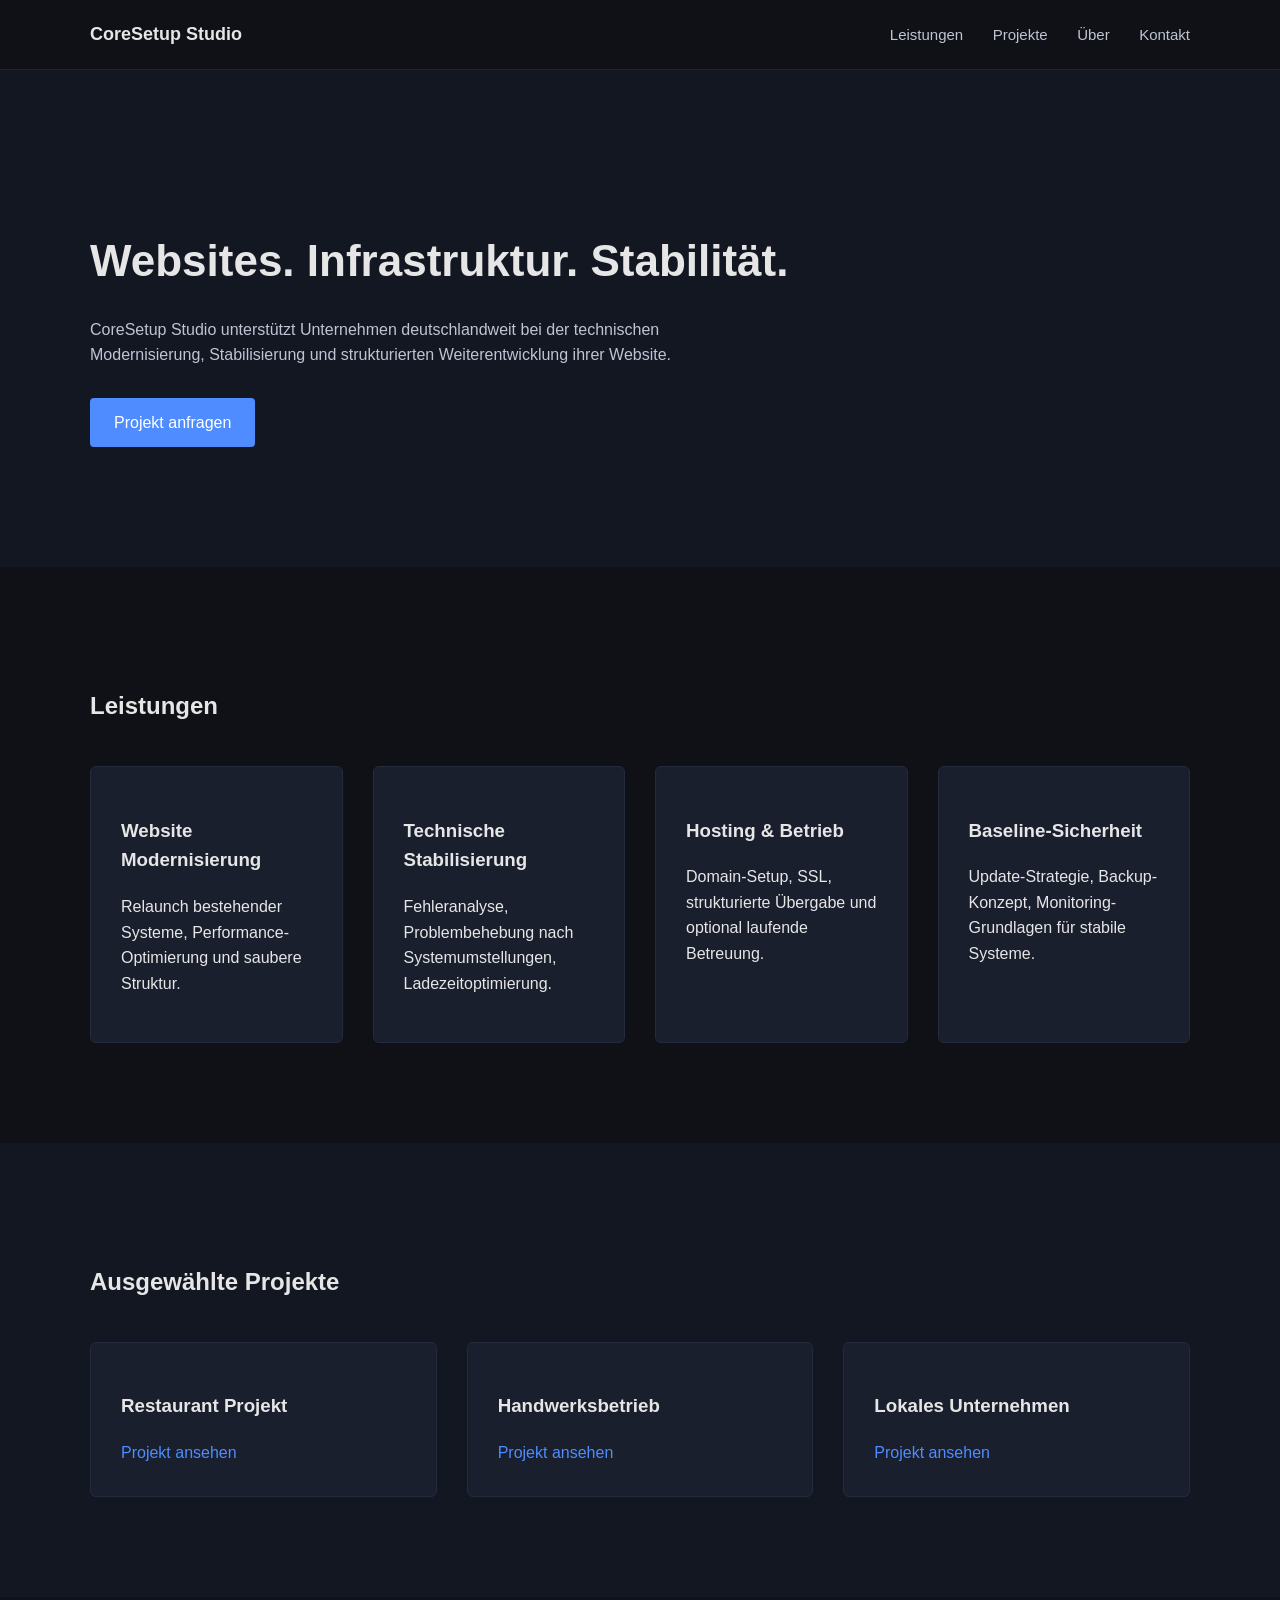
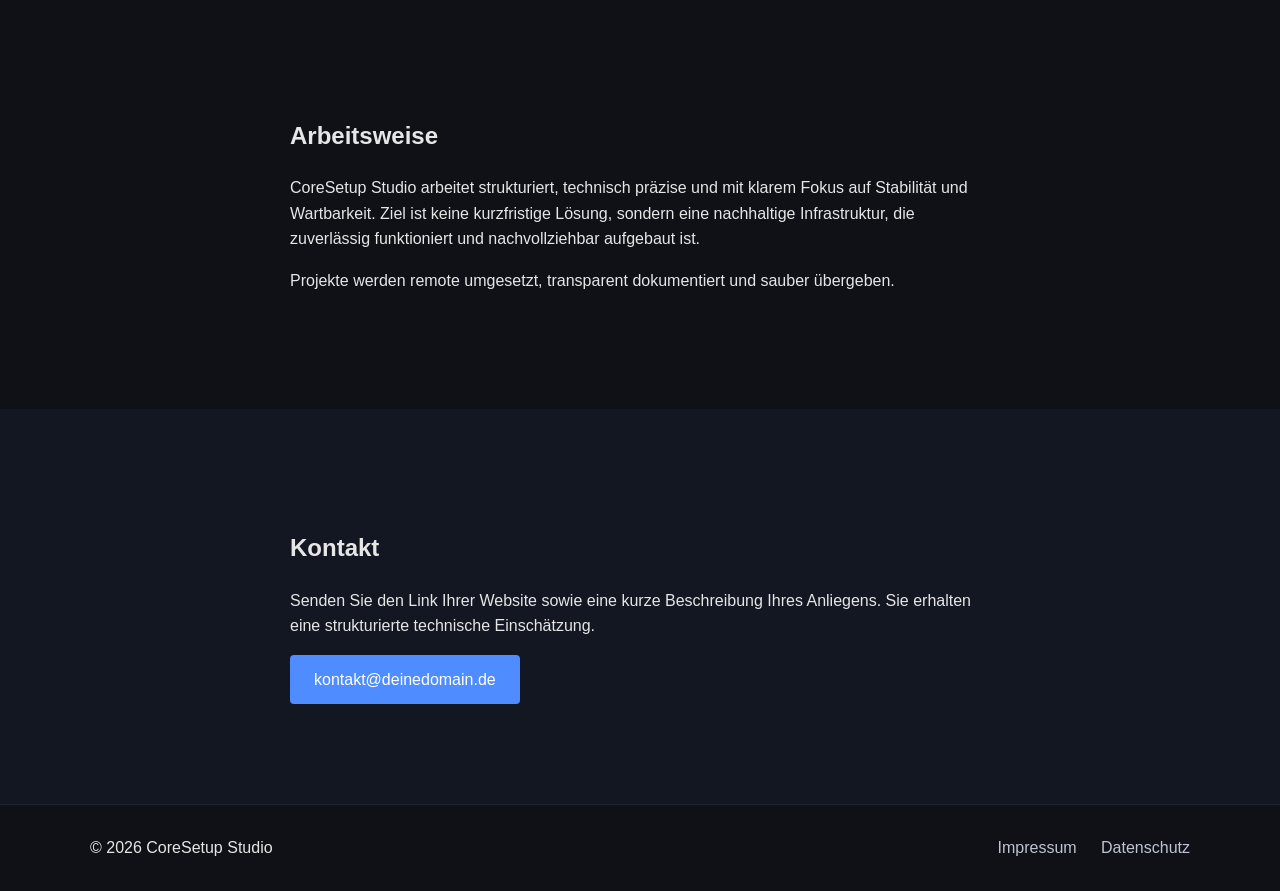
<file: index.html>
<!doctype html>
<html lang="de">
<head>
  <meta charset="utf-8">
  <meta name="viewport" content="width=device-width, initial-scale=1">
  <title>CoreSetup Studio – Websites & Infrastruktur</title>
  <meta name="description" content="CoreSetup Studio modernisiert und stabilisiert Unternehmens-Websites. Relaunch, technische Fehlerbehebung, Hosting und Baseline-Sicherheit – deutschlandweit remote.">
  <link rel="stylesheet" href="assets/css/style.css">
</head>

<body>

<header>
  <div class="container nav">
    <div class="logo">CoreSetup Studio</div>
    <nav>
      <a href="#leistungen">Leistungen</a>
      <a href="#projekte">Projekte</a>
      <a href="#ueber">Über</a>
      <a href="#kontakt">Kontakt</a>
    </nav>
  </div>
</header>

<section class="hero">
  <div class="container">
    <h1>Websites. Infrastruktur. Stabilität.</h1>
    <p>
      CoreSetup Studio unterstützt Unternehmen deutschlandweit bei der technischen
      Modernisierung, Stabilisierung und strukturierten Weiterentwicklung ihrer Website.
    </p>
    <a class="btn" href="#kontakt">Projekt anfragen</a>
  </div>
</section>

<section id="leistungen" class="section">
  <div class="container">
    <h2>Leistungen</h2>

    <div class="grid">
      <div class="card">
        <h3>Website Modernisierung</h3>
        <p>Relaunch bestehender Systeme, Performance-Optimierung und saubere Struktur.</p>
      </div>

      <div class="card">
        <h3>Technische Stabilisierung</h3>
        <p>Fehleranalyse, Problembehebung nach Systemumstellungen, Ladezeitoptimierung.</p>
      </div>

      <div class="card">
        <h3>Hosting & Betrieb</h3>
        <p>Domain-Setup, SSL, strukturierte Übergabe und optional laufende Betreuung.</p>
      </div>

      <div class="card">
        <h3>Baseline-Sicherheit</h3>
        <p>Update-Strategie, Backup-Konzept, Monitoring-Grundlagen für stabile Systeme.</p>
      </div>
    </div>
  </div>
</section>

<section id="projekte" class="section alt">
  <div class="container">
    <h2>Ausgewählte Projekte</h2>

    <div class="grid">
      <div class="card">
        <h3>Restaurant Projekt</h3>
        <a href="#" target="_blank">Projekt ansehen</a>
      </div>

      <div class="card">
        <h3>Handwerksbetrieb</h3>
        <a href="#" target="_blank">Projekt ansehen</a>
      </div>

      <div class="card">
        <h3>Lokales Unternehmen</h3>
        <a href="#" target="_blank">Projekt ansehen</a>
      </div>
    </div>
  </div>
</section>

<section id="ueber" class="section">
  <div class="container narrow">
    <h2>Arbeitsweise</h2>
    <p>
      CoreSetup Studio arbeitet strukturiert, technisch präzise und mit klarem Fokus auf
      Stabilität und Wartbarkeit. Ziel ist keine kurzfristige Lösung, sondern eine
      nachhaltige Infrastruktur, die zuverlässig funktioniert und nachvollziehbar aufgebaut ist.
    </p>
    <p>
      Projekte werden remote umgesetzt, transparent dokumentiert und sauber übergeben.
    </p>
  </div>
</section>

<section id="kontakt" class="section alt">
  <div class="container narrow">
    <h2>Kontakt</h2>
    <p>
      Senden Sie den Link Ihrer Website sowie eine kurze Beschreibung Ihres Anliegens.
      Sie erhalten eine strukturierte technische Einschätzung.
    </p>
    <a class="btn" href="mailto:kontakt@deinedomain.de">kontakt@deinedomain.de</a>
  </div>
</section>

<footer>
  <div class="container footer">
    <div>© 2026 CoreSetup Studio</div>
    <div>
      <a href="impressum.html">Impressum</a>
      <a href="datenschutz.html">Datenschutz</a>
    </div>
  </div>
</footer>

</body>
</html>
</file>
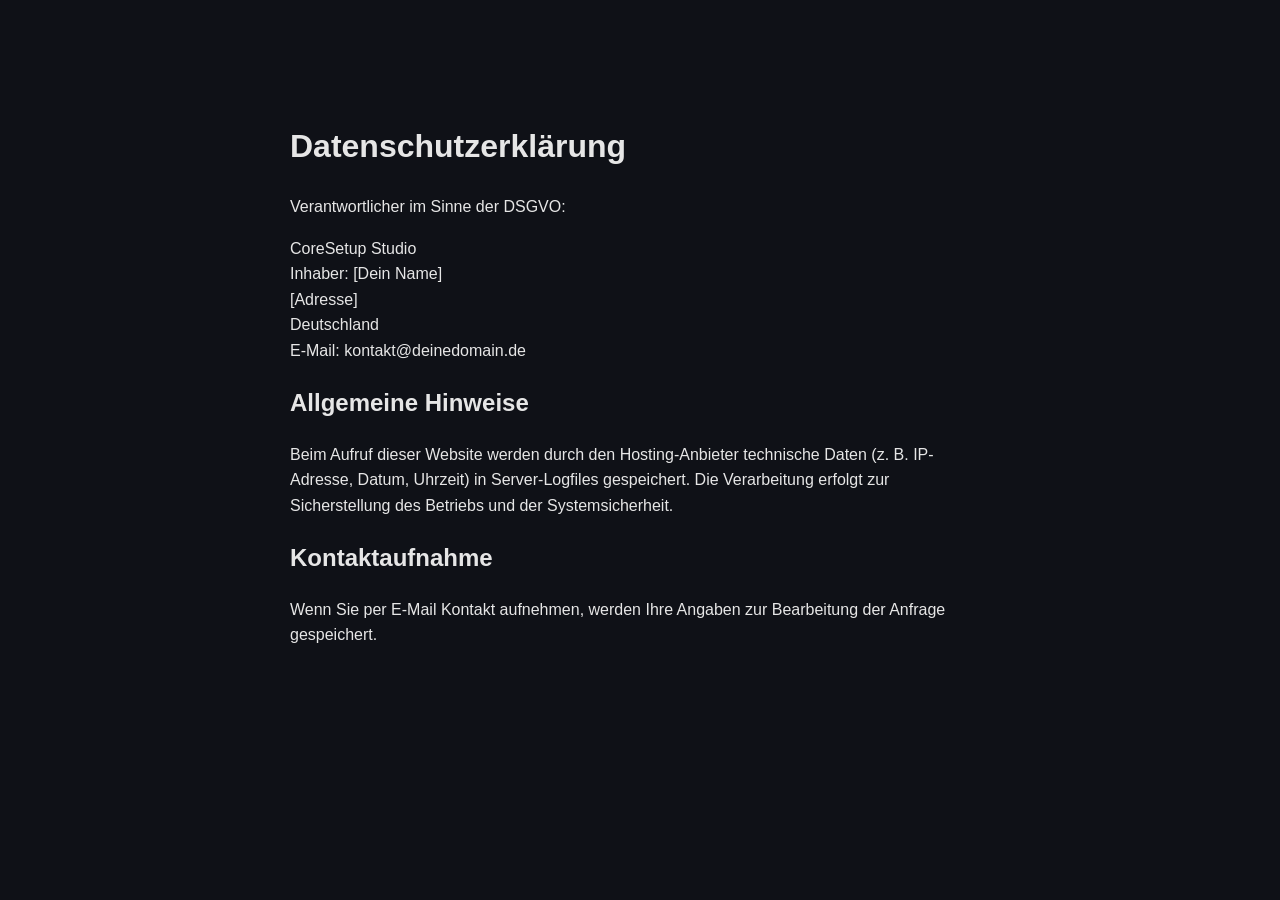
<file: datenschutz.html>
<!doctype html>
<html lang="de">
<head>
  <meta charset="utf-8">
  <meta name="viewport" content="width=device-width, initial-scale=1">
  <title>Datenschutz – CoreSetup Studio</title>
  <link rel="stylesheet" href="assets/css/style.css">
</head>
<body>

<div class="container section narrow">
  <h1>Datenschutzerklärung</h1>

  <p>
    Verantwortlicher im Sinne der DSGVO:
  </p>

  <p>
    CoreSetup Studio<br>
    Inhaber: [Dein Name]<br>
    [Adresse]<br>
    Deutschland<br>
    E-Mail: kontakt@deinedomain.de
  </p>

  <h2>Allgemeine Hinweise</h2>
  <p>
    Beim Aufruf dieser Website werden durch den Hosting-Anbieter technische Daten
    (z. B. IP-Adresse, Datum, Uhrzeit) in Server-Logfiles gespeichert.
    Die Verarbeitung erfolgt zur Sicherstellung des Betriebs und der Systemsicherheit.
  </p>

  <h2>Kontaktaufnahme</h2>
  <p>
    Wenn Sie per E-Mail Kontakt aufnehmen, werden Ihre Angaben zur Bearbeitung der Anfrage gespeichert.
  </p>
</div>

</body>
</html>
</file>
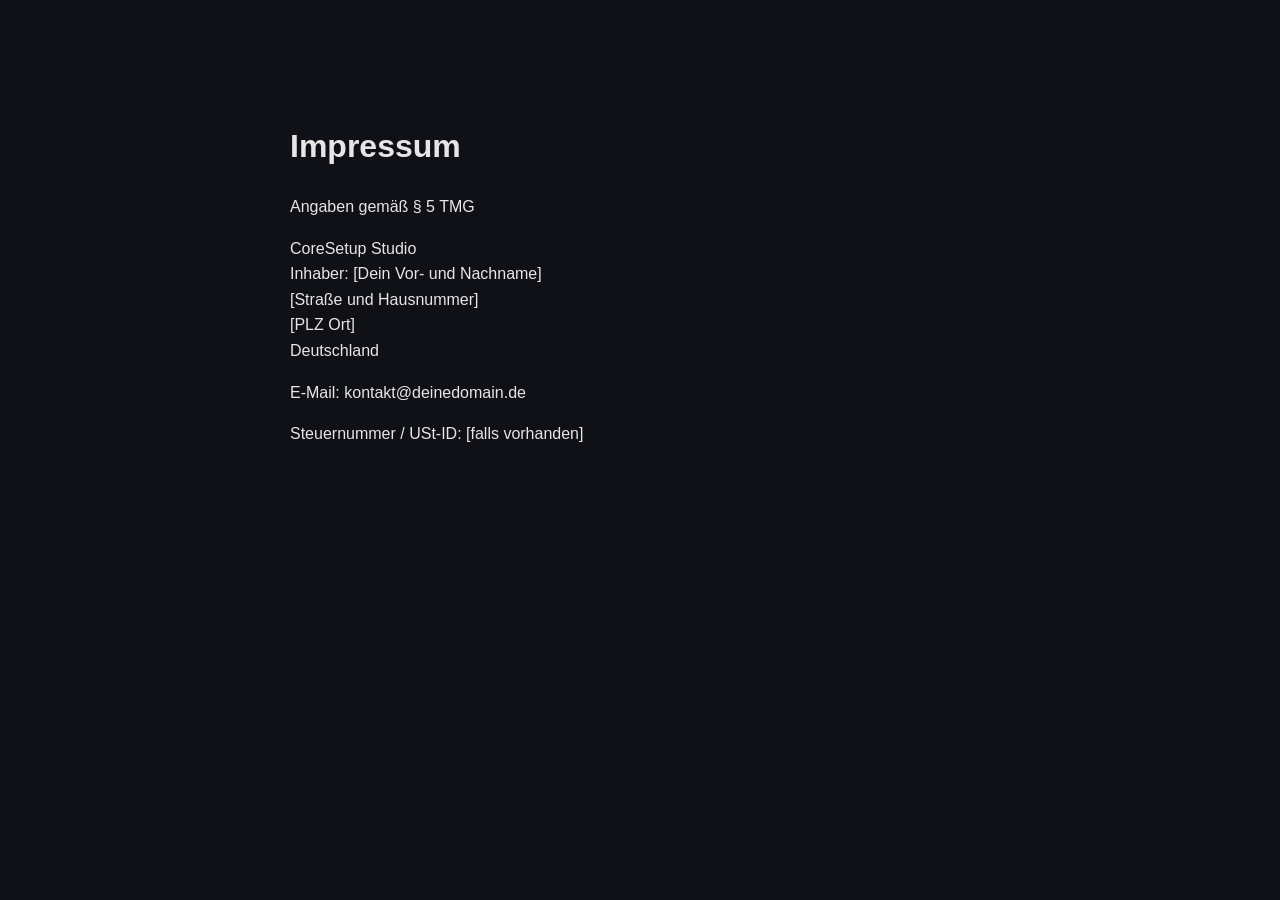
<file: impressum.html>
<!doctype html>
<html lang="de">
<head>
  <meta charset="utf-8">
  <meta name="viewport" content="width=device-width, initial-scale=1">
  <title>Impressum – CoreSetup Studio</title>
  <link rel="stylesheet" href="assets/css/style.css">
</head>
<body>

<div class="container section narrow">
  <h1>Impressum</h1>

  <p>
    Angaben gemäß § 5 TMG
  </p>

  <p>
    CoreSetup Studio<br>
    Inhaber: [Dein Vor- und Nachname]<br>
    [Straße und Hausnummer]<br>
    [PLZ Ort]<br>
    Deutschland
  </p>

  <p>
    E-Mail: kontakt@deinedomain.de
  </p>

  <p>
    Steuernummer / USt-ID: [falls vorhanden]
  </p>
</div>

</body>
</html>
</file>
<file: assets/css/style.css>
body {
  margin: 0;
  font-family: -apple-system, BlinkMacSystemFont, "Segoe UI", Roboto, sans-serif;
  background: #0f1117;
  color: #e6e6e6;
  line-height: 1.6;
}

.container {
  width: 90%;
  max-width: 1100px;
  margin: auto;
}

.narrow {
  max-width: 700px;
}

header {
  background: #0f1117;
  border-bottom: 1px solid #1f2430;
  padding: 20px 0;
}

.nav {
  display: flex;
  justify-content: space-between;
  align-items: center;
}

.logo {
  font-weight: 600;
  font-size: 18px;
}

nav a {
  margin-left: 25px;
  text-decoration: none;
  color: #bfc4d4;
  font-size: 15px;
}

nav a:hover {
  color: #ffffff;
}

.hero {
  padding: 120px 0;
  background: #131722;
}

.hero h1 {
  font-size: 44px;
  margin-bottom: 20px;
}

.hero p {
  max-width: 600px;
  margin-bottom: 30px;
  color: #bfc4d4;
}

.section {
  padding: 100px 0;
}

.section.alt {
  background: #131722;
}

.grid {
  display: grid;
  grid-template-columns: repeat(auto-fit, minmax(250px, 1fr));
  gap: 30px;
  margin-top: 40px;
}

.card {
  background: #1a1f2e;
  padding: 30px;
  border-radius: 6px;
  border: 1px solid #242b3d;
}

.card a {
  color: #4f8cff;
  text-decoration: none;
}

.card a:hover {
  text-decoration: underline;
}

.btn {
  display: inline-block;
  padding: 12px 24px;
  background: #4f8cff;
  color: #fff;
  text-decoration: none;
  border-radius: 4px;
}

footer {
  background: #0f1117;
  border-top: 1px solid #1f2430;
  padding: 30px 0;
}

.footer {
  display: flex;
  justify-content: space-between;
  align-items: center;
}

.footer a {
  color: #bfc4d4;
  margin-left: 20px;
  text-decoration: none;
}

.footer a:hover {
  color: #ffffff;
}
</file>
